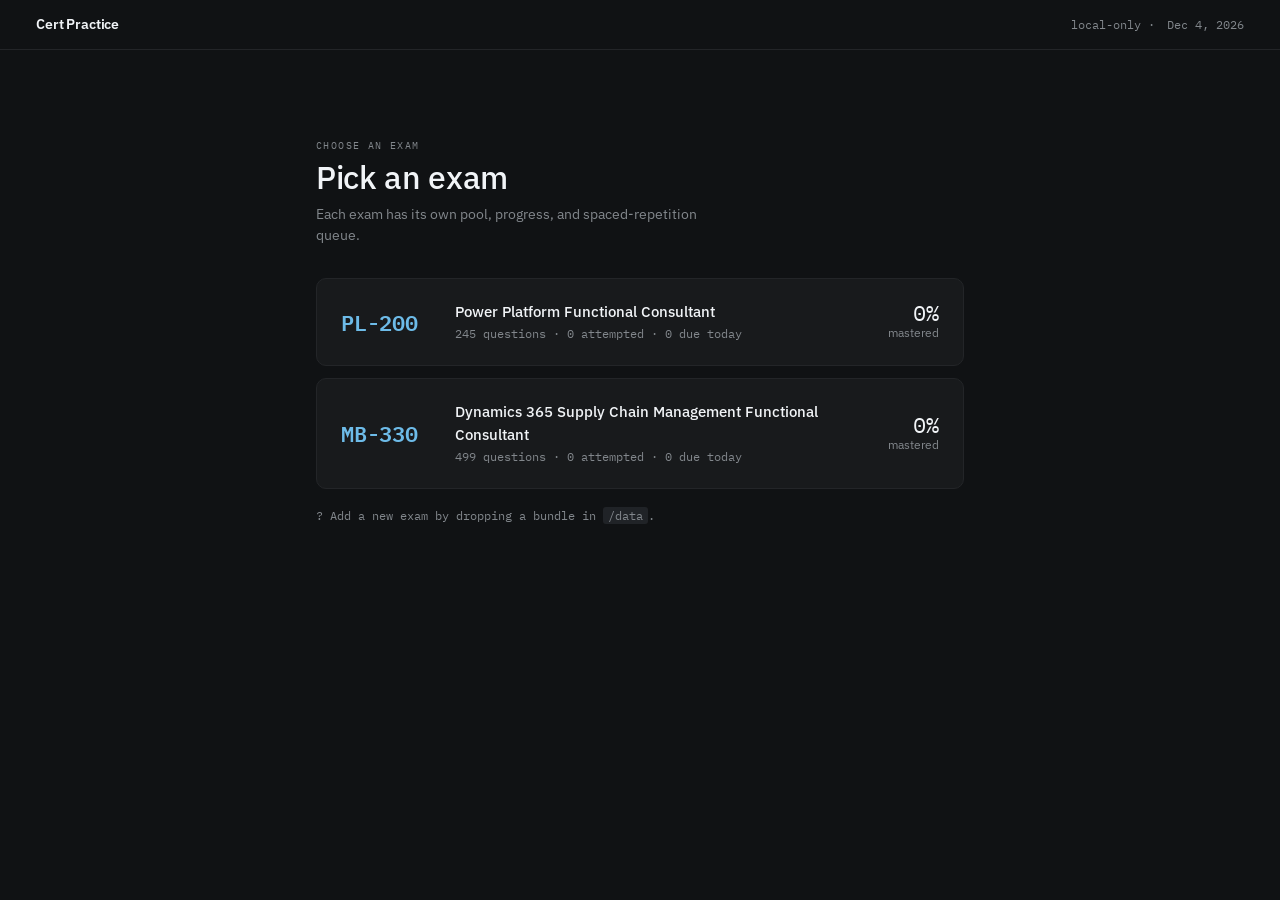
<file: index.html>
<!doctype html>
<html lang="en">
  <head>
    <meta charset="utf-8" />
    <meta name="viewport" content="width=device-width, initial-scale=1" />
    <title>Caroline Cert Practice</title>
    <link rel="preconnect" href="https://fonts.googleapis.com" />
    <link rel="preconnect" href="https://fonts.gstatic.com" crossorigin />
    <link rel="stylesheet" href="https://fonts.googleapis.com/css2?family=IBM+Plex+Sans:wght@400;500;600&family=IBM+Plex+Mono:wght@400;500;600&display=swap" />
    <link rel="stylesheet" href="app.css" />
  </head>
  <body>
    <header class="topbar">
      <span class="brand">Cert Practice</span>
      <span class="right muted mono">local-only · <span id="picker-date"></span></span>
    </header>
    <main class="view picker">
      <div class="eyebrow">Choose an exam</div>
      <h1>Pick an exam</h1>
      <p class="lede muted">
        Each exam has its own pool, progress, and spaced-repetition queue.
      </p>
      <div id="exam-cards" class="exam-picker">
        <div class="loading">Loading exams…</div>
      </div>
      <p class="muted mono picker-hint">? Add a new exam by dropping a bundle in <code>/data</code>.</p>
    </main>
    <script type="module" src="js/picker.js"></script>
  </body>
</html>
</file>
<file: app.css>
/* ============================================================
   Caroline Cert Practice — UI tokens + primitives
   "Quiet" direction (dark only). See design_handoff_ui_polish/.
   ============================================================ */

:root {
  /* Color */
  --bg:          oklch(0.18 0.005 255);
  --surface:     oklch(0.215 0.006 255);
  --surface-2:   oklch(0.255 0.008 255);
  --border:      oklch(0.305 0.008 255);
  --border-soft: oklch(0.265 0.006 255);
  --text:        oklch(0.965 0.005 255);
  --text-soft:   oklch(0.83 0.008 255);
  --muted:       oklch(0.62 0.01 255);
  --faint:       oklch(0.46 0.012 255);
  --accent:      oklch(0.76 0.10 235);
  --accent-ink:  oklch(0.18 0.005 255);
  --good:        oklch(0.80 0.13 155);
  --bad:         oklch(0.72 0.17 25);
  --warn:        oklch(0.82 0.13 85);

  /* Legacy aliases — kept so untouched screen CSS still resolves */
  --panel:        var(--surface);
  --panel-2:      var(--surface-2);
  --accent-strong: var(--accent);

  /* Geometry */
  --radius:    6px;
  --radius-lg: 10px;
  --maxw:      960px;

  /* Type */
  --font:      "IBM Plex Sans", system-ui, sans-serif;
  --font-mono: "IBM Plex Mono", ui-monospace, "SFMono-Regular", Menlo, monospace;
}

* { box-sizing: border-box; }

html, body {
  margin: 0;
  padding: 0;
  background: var(--bg);
  color: var(--text);
  font-family: var(--font);
  font-size: 14px;
  line-height: 1.5;
  letter-spacing: 0;
}

a { color: inherit; text-decoration: none; }
a:hover { color: var(--text); }

h1, h2, h3 {
  margin: 0;
  font-weight: 500;
  letter-spacing: -0.01em;
}
h1 { font-size: 32px; line-height: 1.15; }
h2 { font-size: 20px; line-height: 1.25; }
h3 { font-size: 14px; line-height: 1.25; }

hr { border: none; border-top: 1px solid var(--border-soft); margin: 18px 0; }
hr.div { margin: 16px 0; }

/* ---- Typography utilities ---- */
.mono        { font-family: var(--font-mono); font-variant-numeric: tabular-nums; }
.muted       { color: var(--muted); }
.faint       { color: var(--faint); }
.text-soft   { color: var(--text-soft); }
.num         { font-family: var(--font-mono); font-variant-numeric: tabular-nums; }
.eyebrow {
  font-family: var(--font-mono);
  text-transform: uppercase;
  font-size: 10px;
  letter-spacing: 0.14em;
  color: var(--muted);
}

/* ---- Layout ---- */
.topbar {
  display: flex;
  align-items: center;
  justify-content: space-between;
  gap: 24px;
  padding: 14px 36px;
  border-bottom: 1px solid var(--border-soft);
  background: var(--bg);
  position: sticky; top: 0; z-index: 2;
}
.topbar .brand { font-weight: 600; letter-spacing: -0.01em; color: var(--text); }
.topbar .brand .slash { color: var(--faint); margin: 0 6px; }
.topbar .brand .code  { font-family: var(--font-mono); color: var(--accent); font-weight: 500; }
.topbar .nav { display: flex; gap: 18px; font-size: 13px; color: var(--muted); }
.topbar .nav a { padding: 4px 0; }
.topbar .nav a:hover { color: var(--text); }
.topbar .nav a.on { color: var(--text); border-bottom: 1px solid var(--accent); }
.topbar .right { display: flex; align-items: center; gap: 12px; font-size: 12px; color: var(--muted); }

/* Back-compat: existing entry HTMLs still use .app-header / .app-nav.
   Map them onto the new look so screens render correctly before the
   per-page restyle passes touch their markup. */
.app-header { /* same as .topbar */ }
.app-nav    { /* same as .topbar .nav */ }
.app-header,
.topbar.app-header { /* allow either selector */ }
.app-header {
  display: flex;
  align-items: center;
  justify-content: space-between;
  gap: 24px;
  padding: 14px 36px;
  border-bottom: 1px solid var(--border-soft);
  background: var(--bg);
  position: sticky; top: 0; z-index: 2;
}
.app-header .brand { font-weight: 600; color: var(--text); letter-spacing: -0.01em; }
.app-nav { display: flex; gap: 18px; font-size: 13px; color: var(--muted); }
.app-nav a { padding: 4px 0; }
.app-nav a:hover { color: var(--text); }

.view {
  max-width: var(--maxw);
  margin: 0 auto;
  padding: 28px 36px 64px;
}
.view.narrow { max-width: 720px; }
.view.picker { max-width: 720px; margin: 60px auto; }

.stack > * + * { margin-top: 18px; }
.stack-sm > * + * { margin-top: 10px; }
.stack-xs > * + * { margin-top: 6px; }
.row { display: flex; align-items: center; gap: 10px; }
.row.sb { justify-content: space-between; }
.row.wrap { flex-wrap: wrap; }
.grid-2 { display: grid; grid-template-columns: 1fr 1fr; gap: 12px; }
.grid-3 { display: grid; grid-template-columns: repeat(3, 1fr); gap: 12px; }
.grid-4 { display: grid; grid-template-columns: repeat(4, 1fr); gap: 12px; }

.loading { color: var(--muted); padding: 24px 0; }
.error {
  background: color-mix(in oklch, var(--bad) 14%, var(--surface));
  color: var(--text);
  border: 1px solid color-mix(in oklch, var(--bad) 45%, var(--border));
  border-radius: var(--radius);
  padding: 12px 16px;
  margin: 16px 0;
}

/* ---- Primitives ---- */
.card {
  background: var(--surface);
  border: 1px solid var(--border-soft);
  border-radius: var(--radius-lg);
  padding: 18px 20px;
}
.card.compact  { padding: 14px 16px; }
.card.spacious { padding: 24px 28px; }

button, .btn {
  font: inherit;
  display: inline-flex;
  align-items: center;
  gap: 8px;
  background: var(--surface-2);
  color: var(--text);
  border: 1px solid var(--border);
  border-radius: var(--radius);
  padding: 8px 14px;
  cursor: pointer;
  white-space: nowrap;
  transition: background 80ms, border-color 80ms;
}
button:hover:not(:disabled),
.btn:hover { background: var(--border-soft); }
button:disabled { opacity: 0.45; cursor: not-allowed; }

button.primary,
.btn.primary {
  background: var(--accent);
  color: var(--accent-ink);
  border-color: var(--accent);
  font-weight: 600;
}
button.primary:hover:not(:disabled),
.btn.primary:hover {
  background: color-mix(in oklch, var(--accent) 92%, white);
  border-color: color-mix(in oklch, var(--accent) 92%, white);
}

button.ghost,
.btn.ghost { background: transparent; }

button.danger,
.btn.danger { background: transparent; border-color: var(--bad); color: var(--bad); }

.kbd {
  font-family: var(--font-mono);
  font-size: 10.5px;
  border: 1px solid currentColor;
  border-radius: 3px;
  padding: 0 4px;
  opacity: 0.7;
}

.pill {
  display: inline-flex;
  align-items: center;
  gap: 6px;
  padding: 2px 8px;
  border-radius: 99px;
  font-family: var(--font-mono);
  font-size: 11px;
  background: var(--surface-2);
  color: var(--text-soft);
  border: 1px solid var(--border-soft);
}
.pill.dot::before {
  content: "";
  display: inline-block;
  width: 6px; height: 6px;
  border-radius: 99px;
  background: currentColor;
}
.pill.good   { color: var(--good);   border-color: color-mix(in oklch, var(--good) 35%, var(--border)); }
.pill.bad    { color: var(--bad);    border-color: color-mix(in oklch, var(--bad) 35%, var(--border)); }
.pill.warn   { color: var(--warn);   border-color: color-mix(in oklch, var(--warn) 35%, var(--border)); }
.pill.accent { color: var(--accent); border-color: color-mix(in oklch, var(--accent) 35%, var(--border)); }

.chip {
  display: inline-flex;
  align-items: center;
  gap: 6px;
  padding: 4px 12px;
  border-radius: 99px;
  font-size: 12px;
  background: var(--surface);
  color: var(--text-soft);
  border: 1px solid var(--border-soft);
  cursor: pointer;
  transition: background 80ms, border-color 80ms;
}
.chip:hover { background: var(--surface-2); }
.chip .count { font-family: var(--font-mono); color: var(--muted); }
.chip.active { background: var(--accent); color: var(--accent-ink); border-color: var(--accent); }
.chip.active .count { color: color-mix(in oklch, var(--accent-ink) 70%, var(--accent)); }

.bar {
  height: 4px;
  background: var(--surface-2);
  border-radius: 99px;
  overflow: hidden;
}
.bar > i,
.bar > div {
  display: block;
  height: 100%;
  background: var(--accent);
  transition: width 200ms;
}

/* Accessibility — focus ring on every interactive primitive */
button:focus-visible,
.btn:focus-visible,
.chip:focus-visible,
.option:focus-visible,
.lib-cell:focus-visible,
.exam-card:focus-visible,
input:focus-visible,
select:focus-visible,
a:focus-visible {
  outline: 2px solid var(--accent);
  outline-offset: 2px;
}

/* ============================================================
   Screen-specific rules (to be progressively replaced in later
   phases — kept here so untouched screens still render properly)
   ============================================================ */

/* Dashboard */
.dash-head .eyebrow { margin-bottom: 6px; }
.dash-head h1 { line-height: 1.1; }

.stats { display: grid; grid-template-columns: repeat(4, 1fr); gap: 12px; }
@media (max-width: 700px) { .stats { grid-template-columns: repeat(2, 1fr); } }
.stat {
  background: var(--surface);
  border: 1px solid var(--border-soft);
  border-radius: var(--radius-lg);
  padding: 14px 16px;
}
.stat .lbl { font-size: 11px; color: var(--muted); letter-spacing: 0.02em; }
.stat .v {
  font-family: var(--font-mono);
  font-variant-numeric: tabular-nums;
  font-size: 28px;
  line-height: 1.1;
  font-weight: 500;
  margin-top: 4px;
}
.stat .v .den { font-size: 18px; color: var(--faint); font-weight: 400; }
.stat .sub { font-size: 11px; color: var(--faint); margin-top: 2px; font-family: var(--font-mono); }

/* Legacy stat shape (some screens still use .label/.value) */
.stat .label { font-size: 11px; color: var(--muted); letter-spacing: 0.02em; }
.stat .value {
  font-family: var(--font-mono);
  font-variant-numeric: tabular-nums;
  font-size: 28px;
  line-height: 1.1;
  font-weight: 500;
  margin-top: 4px;
}
.stat-grid {
  display: grid;
  grid-template-columns: repeat(auto-fit, minmax(150px, 1fr));
  gap: 12px;
}

/* Quick-start + recent-runs bottom row */
.dash-bottom { display: grid; grid-template-columns: 1.05fr 1fr; gap: 18px; }
@media (max-width: 700px) { .dash-bottom { grid-template-columns: 1fr; } }

.params { display: flex; flex-direction: column; gap: 6px; }
.params .param {
  display: flex;
  justify-content: space-between;
  align-items: center;
  font-size: 13px;
  min-height: 32px;
}
.params .param .val { font-family: var(--font-mono); }

select, .param-select {
  font: inherit;
  font-family: var(--font-mono);
  background: var(--surface-2);
  color: var(--text);
  border: 1px solid var(--border);
  border-radius: var(--radius);
  padding: 4px 8px;
}
select:hover, .param-select:hover { border-color: var(--accent); }

.cta-row { display: flex; flex-wrap: wrap; gap: 10px; }
.cta-row button { padding: 10px 16px; font-size: 13px; }

.runs { display: flex; flex-direction: column; }
.run-row {
  display: grid;
  grid-template-columns: 1fr auto auto auto;
  gap: 16px;
  align-items: center;
  padding: 10px 0;
  border-top: 1px solid var(--border-soft);
  color: var(--text-soft);
}
.run-row:first-child { border-top: none; }
.run-row:hover { color: var(--text); }
.run-row .when { color: var(--muted); font-size: 13px; }
.run-row .score { color: var(--muted); font-family: var(--font-mono); font-size: 12px; }
.run-row .pct {
  font-family: var(--font-mono);
  font-variant-numeric: tabular-nums;
  min-width: 48px;
  text-align: right;
}
.run-row .pct.good { color: var(--good); }
.run-row .pct.bad  { color: var(--bad); }
.run-row .chev { font-size: 14px; }

/* Legacy: still referenced by some pre-restyle screens */
.recent-list { list-style: none; padding: 0; margin: 8px 0 0; }
.recent-list li {
  display: flex;
  justify-content: space-between;
  border-top: 1px solid var(--border-soft);
  padding: 10px 0;
  color: var(--muted);
}
.recent-list li:first-child { border-top: none; }
.recent-list .score { color: var(--text-soft); font-family: var(--font-mono); }

/* Exam runner */
.exam-shell {
  display: grid;
  grid-template-columns: 220px 1fr;
  gap: 28px;
  align-items: start;
}
@media (max-width: 800px) {
  .exam-shell { grid-template-columns: 1fr; }
}

.exam-side { padding-top: 4px; }
.qmap {
  display: grid;
  grid-template-columns: repeat(6, 1fr);
  gap: 4px;
  margin-top: 10px;
}
.qmap .cell {
  aspect-ratio: 1;
  border-radius: 4px;
  border: 1px solid var(--border-soft);
  background: transparent;
  font-family: var(--font-mono);
  font-size: 10px;
  display: flex; align-items: center; justify-content: center;
  color: var(--muted);
  cursor: pointer;
  padding: 0;
  transition: background 80ms, border-color 80ms, color 80ms;
}
.qmap .cell:hover { color: var(--text); }
.qmap .cell.done {
  background: color-mix(in oklch, var(--accent) 22%, transparent);
  color: var(--text);
  border-color: color-mix(in oklch, var(--accent) 40%, var(--border));
}
.qmap .cell.cur {
  border-color: var(--accent);
  color: var(--accent);
}
.qmap .cell.cur.done { color: var(--accent); }
.qmap .cell.flag {
  border-color: var(--warn);
  color: var(--warn);
}
/* Results-page verdict cells */
.qmap .cell.correct {
  background: color-mix(in oklch, var(--good) 14%, transparent);
  color: var(--good);
  border-color: color-mix(in oklch, var(--good) 45%, var(--border));
}
.qmap .cell.wrong {
  background: color-mix(in oklch, var(--bad) 14%, transparent);
  color: var(--bad);
  border-color: color-mix(in oklch, var(--bad) 45%, var(--border));
}
.qmap .cell.skip {
  background: color-mix(in oklch, var(--warn) 12%, transparent);
  color: var(--warn);
  border-color: color-mix(in oklch, var(--warn) 40%, var(--border));
}

.exam-side .legend {
  display: flex;
  flex-wrap: wrap;
  gap: 6px;
  margin-top: 14px;
  font-size: 11px;
}

/* Meta strip + progress + footer */
.meta-strip { margin-bottom: 4px; }
.meta-strip .sep { color: var(--faint); margin: 0 4px; }

.exam-progress {
  display: flex; align-items: center; justify-content: space-between;
  gap: 16px;
  color: var(--muted);
}

.exam-footer {
  border-top: 1px solid var(--border-soft);
  padding-top: 16px;
  gap: 12px;
  flex-wrap: wrap;
}

.question {
  background: var(--surface);
  border: 1px solid var(--border-soft);
  border-radius: var(--radius-lg);
  padding: 18px 20px;
}
.question .stem { font-size: 17px; line-height: 1.5; white-space: pre-wrap; max-width: 60ch; }
.question .stem-images { margin: 12px 0; display: flex; flex-direction: column; gap: 8px; }
.question .stem-images img,
.option-image,
.review-image {
  max-width: 100%;
  border: 1px solid var(--border-soft);
  border-radius: var(--radius);
  background: #fff;
}
.question .options { margin-top: 14px; display: flex; flex-direction: column; gap: 6px; }
.option {
  display: grid;
  grid-template-columns: 24px 1fr auto;
  align-items: start;
  gap: 10px;
  padding: 10px 12px;
  background: var(--surface);
  border: 1px solid var(--border-soft);
  border-radius: var(--radius);
  cursor: pointer;
  transition: background 80ms, border-color 80ms;
}
.option:hover { background: var(--surface-2); border-color: var(--border); }
.option input { margin-top: 2px; }
.option .opt-id {
  display: inline-flex; align-items: center; justify-content: center;
  width: 22px; height: 22px;
  border: 1px solid var(--border);
  border-radius: 4px;
  font-family: var(--font-mono);
  font-size: 11px;
  color: var(--text-soft);
}
.option .opt-body { font-size: 14px; line-height: 1.5; }
/* Color cues for review/post-grade options:
   - `.expected` (the correct option itself) gets a vibrant green wrapper.
   - `.correct` / `.wrong` only colorize the key-chip (.opt-id); the outer
     wrapper stays neutral unless `.expected` is also present (a correctly
     picked answer). */
.option.correct .opt-id { border-color: var(--good); color: var(--good); }
.option.wrong   .opt-id { border-color: var(--bad);  color: var(--bad); }
.option.expected {
  border-color: color-mix(in oklch, var(--good) 60%, var(--border));
  background: color-mix(in oklch, var(--good) 16%, var(--surface));
}

/* Ordering / matching (existing structure, restyled) */
.ordering-list { display: flex; flex-direction: column; gap: 6px; margin-top: 12px; list-style: none; padding: 0; }
.ordering-item {
  display: flex; align-items: center; gap: 10px;
  padding: 10px 12px;
  background: var(--surface);
  border: 1px solid var(--border-soft);
  border-radius: var(--radius);
  cursor: grab;
  user-select: none;
}
.ordering-item:active { cursor: grabbing; }
.ordering-item.dragging { opacity: 0.4; }
.ordering-item.drop-target { border-color: var(--accent); }
.ordering-item.empty { cursor: default; border-style: dashed; color: var(--muted); }
.ordering-item.correct { border-color: color-mix(in oklch, var(--good) 50%, var(--border)); }
.ordering-item.wrong   { border-color: color-mix(in oklch, var(--bad) 50%, var(--border)); }
.ordering-item .grip { color: var(--muted); width: 14px; text-align: center; }
.ordering-item .num { font-family: var(--font-mono); font-weight: 500; min-width: 22px; }
.ordering-select .ordering-item { cursor: pointer; }
.ordering-select .ordering-item.empty { cursor: default; }

.matching { display: flex; flex-direction: column; gap: 6px; margin-top: 12px; }
.match-row {
  display: grid;
  grid-template-columns: 1fr 1fr;
  gap: 10px;
  align-items: center;
  padding: 10px 12px;
  background: var(--surface);
  border: 1px solid var(--border-soft);
  border-radius: var(--radius);
}
.match-row .match-label { color: var(--text); }
.match-row.correct { border-color: color-mix(in oklch, var(--good) 50%, var(--border)); }
.match-row.wrong   { border-color: color-mix(in oklch, var(--bad) 50%, var(--border)); }
.match-row select {
  width: 100%;
  background: var(--surface-2);
  color: var(--text);
  border: 1px solid var(--border);
  border-radius: var(--radius);
  padding: 6px 8px;
  font: inherit;
}
@media (max-width: 600px) { .match-row { grid-template-columns: 1fr; } }

.exam-bottom { display: flex; justify-content: space-between; gap: 12px; margin-top: 18px; flex-wrap: wrap; align-items: center; }
.exam-bottom select {
  background: var(--surface-2);
  color: var(--text);
  border: 1px solid var(--border);
  border-radius: var(--radius);
  padding: 6px 8px;
  font: inherit;
}

/* Results (existing — Phase 6 will rebuild) */
.score-banner {
  background: var(--surface);
  border: 1px solid var(--border-soft);
  border-radius: var(--radius-lg);
  padding: 22px 28px;
  display: flex;
  align-items: center;
  justify-content: space-between;
  gap: 16px;
  flex-wrap: wrap;
  margin-bottom: 20px;
}
.score-banner .big {
  font-family: var(--font-mono);
  font-size: 44px;
  font-weight: 500;
  line-height: 1;
}
.score-banner.good .big { color: var(--good); }
.score-banner.bad  .big { color: var(--bad); }

.review-q {
  background: var(--surface);
  border: 1px solid var(--border-soft);
  border-radius: var(--radius-lg);
  padding: 14px 18px;
  margin-bottom: 10px;
}
.review-q.correct { border-left: 3px solid var(--good); }
.review-q.wrong   { border-left: 3px solid var(--bad); }
.review-q.skipped { border-left: 3px solid var(--warn); }
.review-q .head {
  display: flex;
  justify-content: space-between;
  margin-bottom: 8px;
  color: var(--muted);
  font-family: var(--font-mono);
  font-size: 11px;
}
.review-q .verdict { font-weight: 600; }
.review-q .verdict.ok   { color: var(--good); }
.review-q .verdict.bad  { color: var(--bad); }
.review-q .verdict.skip { color: var(--warn); }
.answer-row { margin: 4px 0; font-size: 13px; }
.answer-row .lbl { color: var(--muted); margin-right: 6px; }

/* Per-row review (matching / ordering*) */
.review-rows { display: flex; flex-direction: column; gap: 6px; margin-top: 12px; }
.review-row {
  display: grid;
  grid-template-columns: minmax(160px, 220px) 1fr;
  gap: 8px 18px;
  align-items: start;
  padding: 10px 14px;
  background: var(--surface);
  border: 1px solid var(--border-soft);
  border-radius: var(--radius);
}
.review-row.correct {
  border-color: color-mix(in oklch, var(--good) 60%, var(--border));
  background: color-mix(in oklch, var(--good) 16%, var(--surface));
}
.review-row.wrong {
  border-color: color-mix(in oklch, var(--bad) 60%, var(--border));
  background: color-mix(in oklch, var(--bad) 16%, var(--surface));
}
.review-row-label  { font-weight: 500; }
.review-row-answer { font-size: 13px; }
.review-row-answer .lbl { color: var(--muted); margin-right: 4px; }
@media (max-width: 600px) { .review-row { grid-template-columns: 1fr; } }

/* Library */
.lib-head { display: flex; flex-direction: column; gap: 4px; }
.lib-head .eyebrow { margin-bottom: 4px; }
.lib-head h1 { margin-bottom: 2px; }
.lib-search {
  font: inherit;
  width: 240px;
  max-width: 100%;
  background: var(--surface);
  color: var(--text);
  border: 1px solid var(--border-soft);
  border-radius: var(--radius);
  padding: 6px 10px;
  font-size: 13px;
}
.lib-search::placeholder { color: var(--faint); font-family: var(--font-mono); }
.lib-search:focus-visible { border-color: var(--accent); outline: none; }

.chips { display: flex; gap: 8px; flex-wrap: wrap; }

/* Legacy .filters wrapper still used outside the new library — keep functional */
.filters { display: flex; gap: 8px; flex-wrap: wrap; }
.filters button.active {
  background: var(--accent);
  color: var(--accent-ink);
  border-color: var(--accent);
}

.lib-grid {
  display: grid;
  grid-template-columns: repeat(auto-fill, minmax(60px, 1fr));
  gap: 6px;
}
.lib-cell {
  aspect-ratio: 1;
  display: flex;
  flex-direction: column;
  align-items: center;
  justify-content: center;
  gap: 2px;
  border-radius: var(--radius);
  border: 1px solid var(--border-soft);
  background: var(--surface);
  color: var(--muted);
  cursor: pointer;
  text-align: center;
  padding: 4px;
  transition: transform 200ms ease, border-color 80ms;
}
.lib-cell:hover { transform: scale(1.08); border-color: var(--accent); color: var(--text); }
.lib-cell-id { font-family: var(--font-mono); font-size: 0.65rem; opacity: 0.75; }
.lib-cell-mastery { font-family: var(--font-mono); font-size: 0.95rem; font-weight: 600; }
.lib-cell.correct {
  background: color-mix(in oklch, var(--good) 10%, var(--surface));
  border-color: color-mix(in oklch, var(--good) 45%, var(--border));
  color: var(--good);
}
.lib-cell.wrong {
  background: color-mix(in oklch, var(--bad) 10%, var(--surface));
  border-color: color-mix(in oklch, var(--bad) 45%, var(--border));
  color: var(--bad);
}

.progress-banner {
  background: var(--surface);
  border: 1px dashed var(--border);
  border-radius: var(--radius-lg);
  padding: 10px 14px;
  gap: 14px;
}
.progress-banner .verdict { font-weight: 600; }
.progress-banner .verdict.ok  { color: var(--good); }
.progress-banner .verdict.bad { color: var(--bad); }

/* Single-question practice */
.practice-head {
  display: flex;
  justify-content: space-between;
  align-items: baseline;
  font-size: 13px;
  margin-bottom: 4px;
}
.practice-head a:hover { color: var(--text); }

.confbar-wrap { display: flex; align-items: center; gap: 8px; }
.confbar {
  width: 120px;
  height: 6px;
  border-radius: 99px;
  overflow: hidden;
  background: var(--surface-2);
  display: flex;
}
.confbar .cb-good { background: var(--good); height: 100%; }
.confbar .cb-bad  { background: var(--bad);  height: 100%; }

.qhead {
  display: flex;
  justify-content: space-between;
  align-items: center;
  margin-top: 4px;
}

.verdict-banner {
  display: grid;
  grid-template-columns: auto 1fr auto;
  gap: 18px;
  align-items: center;
  padding: 18px;
  background: var(--surface);
  border: 1px solid var(--border-soft);
  border-radius: var(--radius-lg);
}
.verdict-banner.ok {
  background: color-mix(in oklch, var(--good) 8%, var(--surface));
  border-color: color-mix(in oklch, var(--good) 45%, var(--border));
}
.verdict-banner.no {
  background: color-mix(in oklch, var(--bad) 8%, var(--surface));
  border-color: color-mix(in oklch, var(--bad) 45%, var(--border));
}
.verdict-banner .ico {
  font-family: var(--font-mono);
  font-size: 32px;
  line-height: 1;
}
.verdict-banner.ok .ico { color: var(--good); }
.verdict-banner.no .ico { color: var(--bad); }
.verdict-banner .verdict-title { font-size: 17px; font-weight: 600; }

.explain {
  border-top: 1px solid var(--border-soft);
  padding-top: 14px;
  margin-top: 14px;
  color: var(--text-soft);
  font-size: 13.5px;
  line-height: 1.6;
}

/* Root exam picker */
.view.picker .eyebrow { margin-bottom: 6px; }
.view.picker h1 { margin-bottom: 8px; }
.view.picker .lede { max-width: 52ch; margin: 0 0 32px; font-size: 14px; }
.view.picker .picker-hint { margin-top: 18px; font-size: 12px; }
.view.picker .picker-hint code {
  font-family: var(--font-mono);
  background: var(--surface-2);
  border-radius: 3px;
  padding: 1px 5px;
}

.exam-picker {
  display: grid;
  grid-template-columns: 1fr;
  gap: 12px;
}
.exam-card {
  display: grid;
  grid-template-columns: auto 1fr auto;
  align-items: center;
  gap: 22px;
  background: var(--surface);
  border: 1px solid var(--border-soft);
  border-radius: var(--radius-lg);
  padding: 22px 24px;
  color: var(--text);
  text-decoration: none;
  cursor: pointer;
  transition: border-color 120ms, background 120ms;
}
.exam-card:hover { border-color: var(--accent); }
.exam-card .code {
  font-family: var(--font-mono);
  font-weight: 600;
  font-size: 22px;
  color: var(--accent);
  letter-spacing: -0.01em;
  min-width: 92px;
}
.exam-card .exam-card-body { min-width: 0; }
.exam-card .ttl { font-weight: 500; font-size: 15px; }
.exam-card .sub { font-size: 12px; margin-top: 2px; }
.exam-card .name { color: var(--muted); font-size: 12px; margin-top: 2px; } /* legacy */
.exam-card .meta { text-align: right; color: var(--muted); font-size: 12px; }
.exam-card .meta .n {
  color: var(--text);
  font-family: var(--font-mono);
  font-variant-numeric: tabular-nums;
  font-size: 22px;
  line-height: 1;
}
.exam-card.error-card { border-color: color-mix(in oklch, var(--bad) 45%, var(--border)); }

.topbar .right { font-size: 12px; }
</file>
